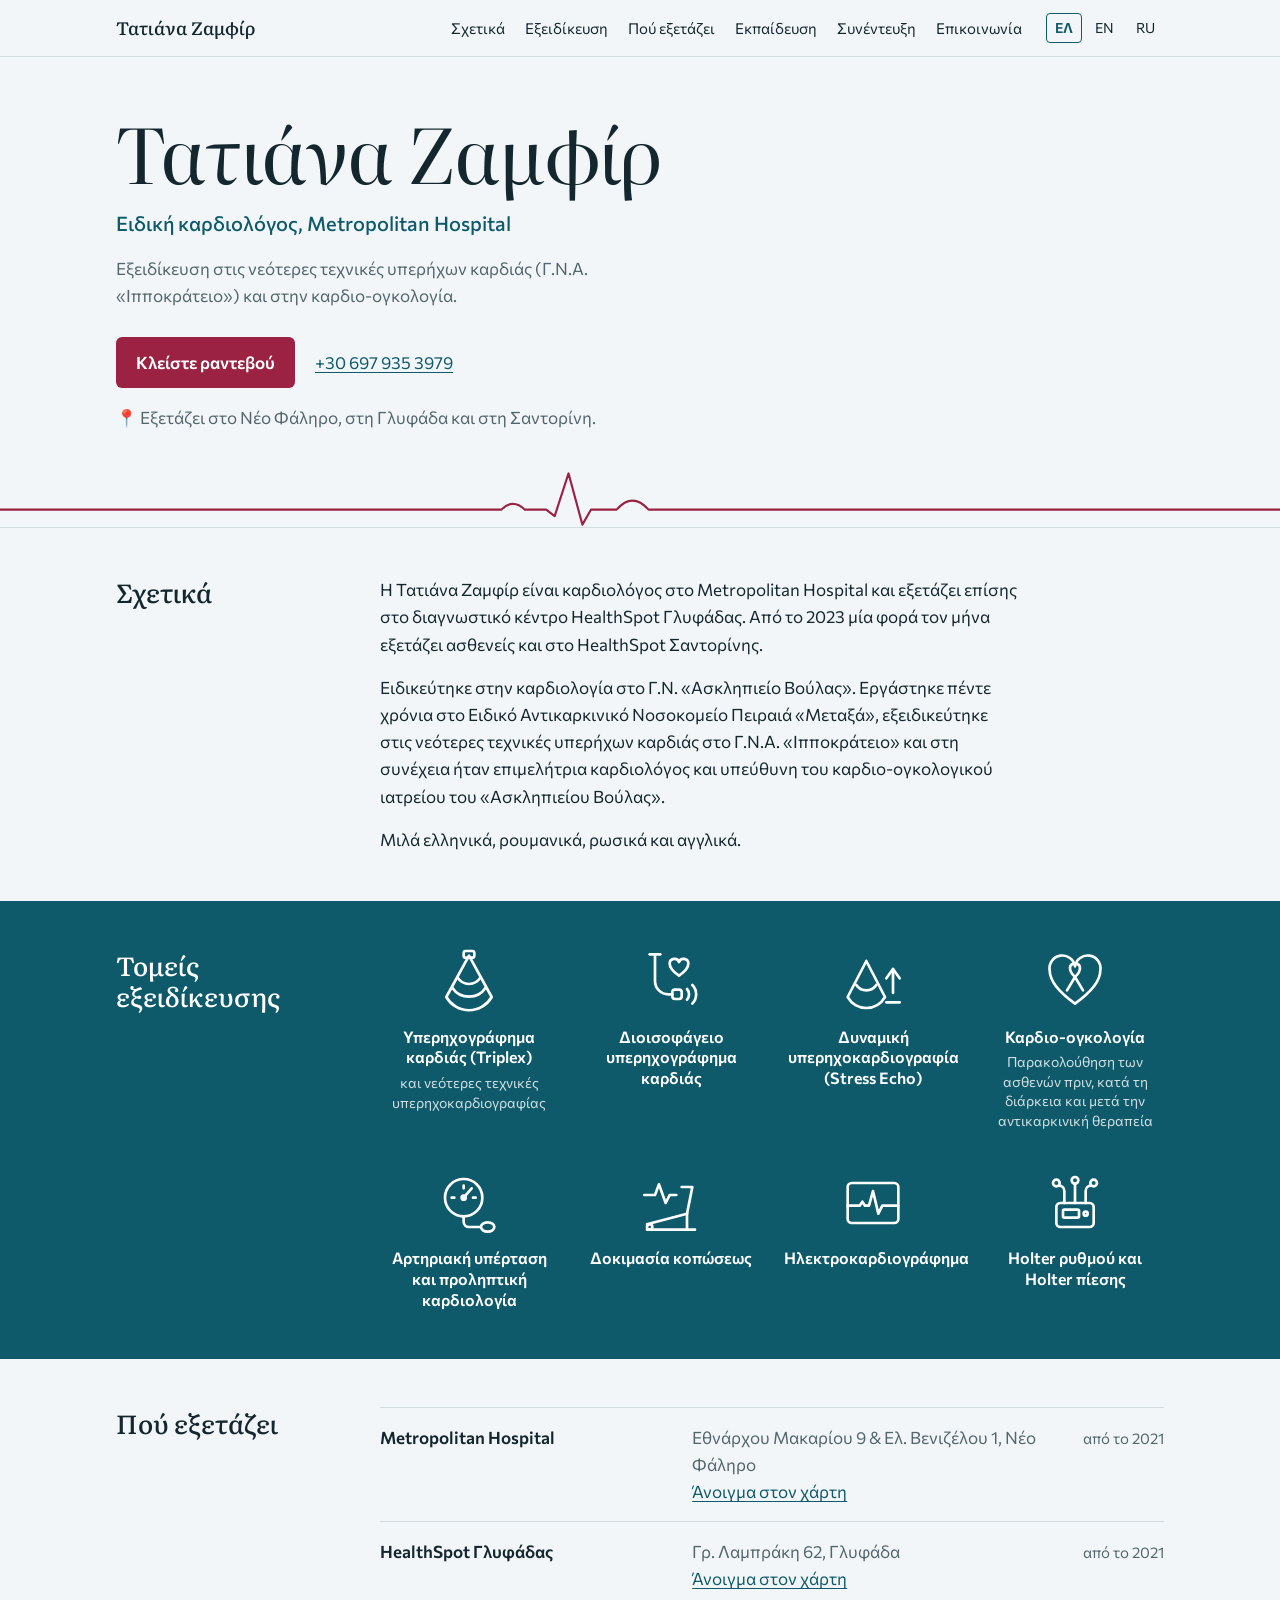
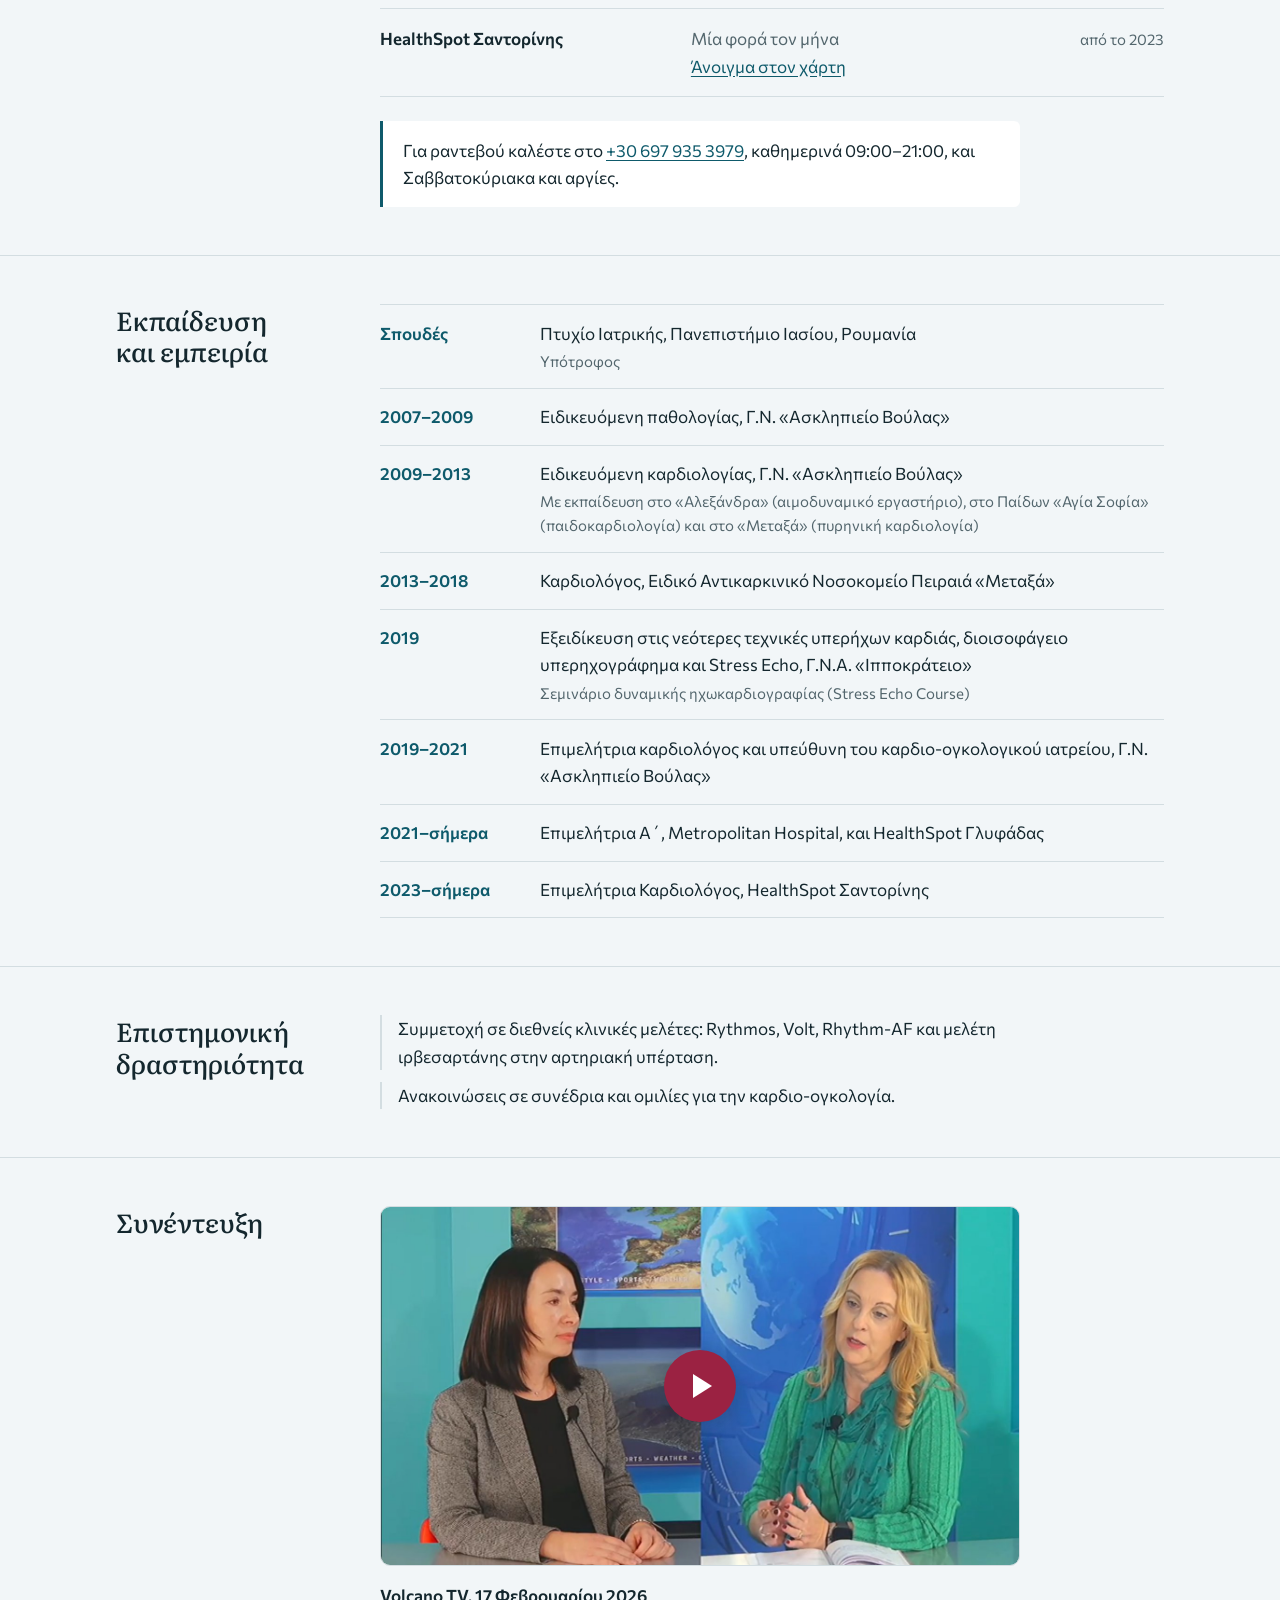
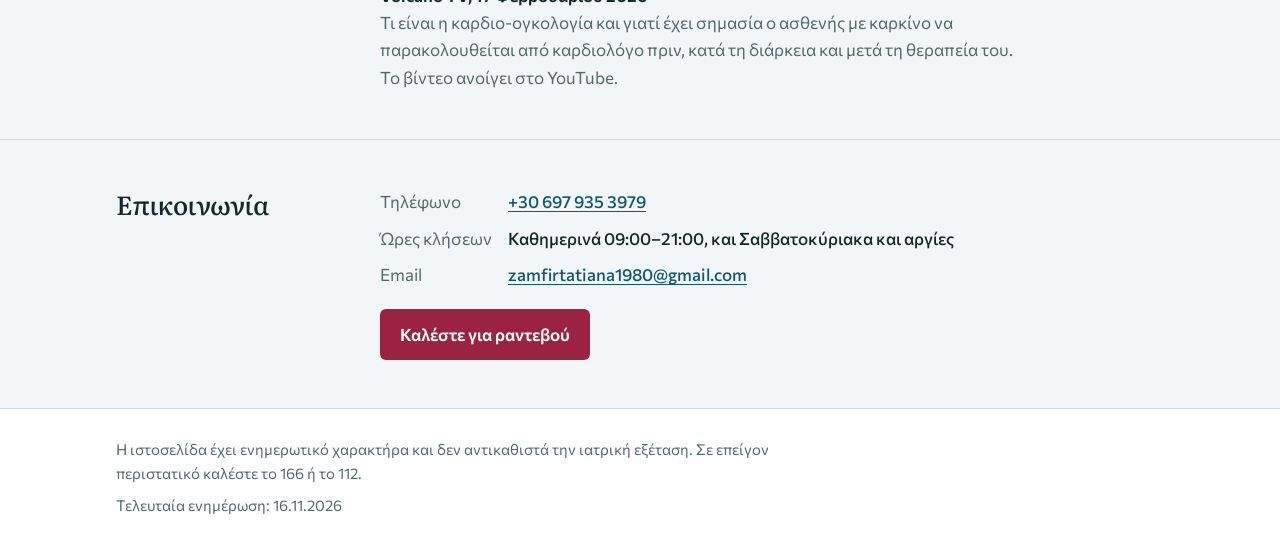
<file: index.html>
<!DOCTYPE html>
<html lang="el">
<head>
<meta charset="utf-8">
<meta name="viewport" content="width=device-width, initial-scale=1">
<title>Τατιάνα Ζαμφίρ, Καρδιολόγος</title>
<meta name="description" content="Τατιάνα Ζαμφίρ, καρδιολόγος στην Αθήνα. Επιμελήτρια Α΄ στο Metropolitan Hospital. Υπερηχοκαρδιογραφία, Stress Echo και καρδιο-ογκολογία.">
<link rel="preconnect" href="https://fonts.googleapis.com">
<link rel="preconnect" href="https://fonts.gstatic.com" crossorigin>
<link href="https://fonts.googleapis.com/css2?family=Commissioner:wght@400;500;600&family=Literata:opsz,wght@7..72,400;7..72,500&display=swap" rel="stylesheet">
<link rel="stylesheet" href="css/site.css">
<link rel="alternate" hreflang="el" href="index.html">
<link rel="alternate" hreflang="ru" href="ru/index.html">
<link rel="alternate" hreflang="en" href="en/index.html">
</head>
<body>

<header class="top">
  <div class="wrap">
    <a class="brand" href="#top">Τατιάνα Ζαμφίρ</a>
    <nav class="menu" aria-label="Ενότητες">
      <a href="#about">Σχετικά</a>
      <a href="#expertise">Εξειδίκευση</a>
      <a href="#places">Πού εξετάζει</a>
      <a href="#training">Εκπαίδευση</a>
      <a href="#media">Συνέντευξη</a>
      <a href="#contact">Επικοινωνία</a>
    </nav>
    <div class="langs" aria-label="Γλώσσα">
      <span aria-current="true">ΕΛ</span>
      <a href="en/index.html" lang="en" hreflang="en" title="English">EN</a>
      <a href="ru/index.html" lang="ru" hreflang="ru" title="Русский">RU</a>
    </div>
  </div>
</header>

<main id="top">

  <section class="opening">
    <div class="wrap no-photo">
      <div>
        <h1>Τατιάνα Ζαμφίρ</h1>
        <p class="role">Ειδική καρδιολόγος, Metropolitan Hospital</p>
        <ul class="facts">
          <li>Εξειδίκευση στις νεότερες τεχνικές υπερήχων καρδιάς (Γ.Ν.Α. «Ιπποκράτειο») και στην καρδιο-ογκολογία.</li>
        </ul>
        <div class="actions">
          <a class="btn" href="#contact">Κλείστε ραντεβού</a>
          <a href="tel:+306979353979">+30 697 935 3979</a>
        </div>
        <p class="where">📍 Εξετάζει στο Νέο Φάληρο, στη Γλυφάδα και στη Σαντορίνη.</p>
      </div>
    </div>
    <svg class="trace" viewBox="0 0 1200 56" preserveAspectRatio="xMidYMid slice" aria-hidden="true">
      <path pathLength="1" d="M0 38 H470 q11 -11 22 0 h20 l8 6 l13 -40 l13 48 l8 -14 h24 q15 -17 30 0 H1200"/>
    </svg>
  </section>

  <section class="band" id="about">
    <div class="wrap">
      <h2>Σχετικά</h2>
      <div class="prose">
        <p>Η Τατιάνα Ζαμφίρ είναι καρδιολόγος στο Metropolitan Hospital και εξετάζει επίσης στο διαγνωστικό κέντρο HealthSpot Γλυφάδας. Από το 2023 μία φορά τον μήνα εξετάζει ασθενείς και στο HealthSpot Σαντορίνης.</p>
        <p>Ειδικεύτηκε στην καρδιολογία στο Γ.Ν. «Ασκληπιείο Βούλας». Εργάστηκε πέντε χρόνια στο Ειδικό Αντικαρκινικό Νοσοκομείο Πειραιά «Μεταξά», εξειδικεύτηκε στις νεότερες τεχνικές υπερήχων καρδιάς στο Γ.Ν.Α. «Ιπποκράτειο» και στη συνέχεια ήταν επιμελήτρια καρδιολόγος και υπεύθυνη του καρδιο-ογκολογικού ιατρείου του «Ασκληπιείου Βούλας».</p>
        <p>Μιλά ελληνικά, ρουμανικά, ρωσικά και αγγλικά.</p>
      </div>
    </div>
  </section>

  <section class="band services" id="expertise">
    <div class="wrap">
      <h2>Τομείς εξειδίκευσης</h2>
      <ul class="icons">
        <li><svg class="ico" viewBox="0 0 48 48" aria-hidden="true"><path d="M24 5 L7 36 A19.5 19.5 0 0 0 41 36 Z"/><path d="M15.5 21.5 A10 10 0 0 0 32.5 21.5"/><path d="M11.5 29 A15 15 0 0 0 36.5 29"/><rect x="20" y="1.5" width="8" height="5" rx="1.5"/></svg><strong>Υπερηχογράφημα καρδιάς (Triplex)</strong><small>και νεότερες τεχνικές υπερηχοκαρδιογραφίας</small></li>
        <li><svg class="ico" viewBox="0 0 48 48" aria-hidden="true"><path d="M12 4 v20 a10 10 0 0 0 10 10 h3"/><rect x="25" y="30.5" width="7" height="7" rx="2"/><path d="M36 30 a6 6 0 0 1 0 8"/><path d="M40 27 a10 10 0 0 1 0 14"/><path d="M8 4 h8"/><path d="M30 20 c-5 -3.5 -7 -6.5 -7 -9 a3.6 3.6 0 0 1 7 -1.2 a3.6 3.6 0 0 1 7 1.2 c0 2.5 -2 5.5 -7 9 z"/></svg><strong>Διοισοφάγειο υπερηχογράφημα καρδιάς</strong></li>
        <li><svg class="ico" viewBox="0 0 48 48" aria-hidden="true"><path d="M19 9 L5 36 A16 16 0 0 0 33 36 Z"/><path d="M11.5 27 A9 9 0 0 0 26.5 27"/><path d="M34 22 l5 -7 l5 7"/><path d="M39 15 v18"/><path d="M34 40 h10"/></svg><strong>Δυναμική υπερηχοκαρδιογραφία (Stress Echo)</strong></li>
        <li><svg class="ico" viewBox="0 0 48 48" aria-hidden="true"><path d="M24 41 C10 31 5 23 5 16 a9.5 9.5 0 0 1 19 -3 a9.5 9.5 0 0 1 19 3 c0 7 -5 15 -19 25 z"/><path d="M24 21 c-5 -4.5 -5 -10 0 -10 c5 0 5 5.5 0 10 l6 10"/><path d="M24 21 l-6 10"/></svg><strong>Καρδιο-ογκολογία</strong><small>Παρακολούθηση των ασθενών πριν, κατά τη διάρκεια και μετά την αντικαρκινική θεραπεία</small></li>
        <li><svg class="ico" viewBox="0 0 48 48" aria-hidden="true"><circle cx="20" cy="20" r="14"/><path d="M20 20 l6 -7"/><path d="M11 20 h2 M27 20 h2 M20 11 v2"/><circle cx="20" cy="20" r="1.5"/><path d="M20 34 v4 a4 4 0 0 0 4 4 h8"/><ellipse cx="38" cy="42" rx="5" ry="3.5"/></svg><strong>Αρτηριακή υπέρταση και προληπτική καρδιολογία</strong></li>
        <li><svg class="ico" viewBox="0 0 48 48" aria-hidden="true"><path d="M6 40 L36 32"/><path d="M6 44 h36"/><path d="M36 32 v12"/><path d="M36 32 l4 -20 h-8"/><circle cx="8" cy="42" r="2"/><path d="M4 18 h8 l3 -8 l5 14 l3 -6 h5"/></svg><strong>Δοκιμασία κοπώσεως</strong></li>
        <li><svg class="ico" viewBox="0 0 48 48" aria-hidden="true"><rect x="5" y="9" width="38" height="30" rx="3"/><path d="M5 26 h9 l2 -3 l2 3 h3 l3 -11 l4 17 l3 -6 h12"/></svg><strong>Ηλεκτροκαρδιογράφημα</strong></li>
        <li><svg class="ico" viewBox="0 0 48 48" aria-hidden="true"><rect x="10" y="24" width="28" height="18" rx="3"/><rect x="15" y="29" width="12" height="6" rx="1"/><circle cx="32" cy="32" r="1.5"/><path d="M16 24 v-9 a4 4 0 0 0 -4 -4"/><path d="M24 24 v-14"/><path d="M32 24 v-9 a4 4 0 0 1 4 -4"/><circle cx="10" cy="9" r="2.5"/><circle cx="24" cy="7" r="2.5"/><circle cx="38" cy="9" r="2.5"/></svg><strong>Holter ρυθμού και Holter πίεσης</strong></li>
      </ul>
    </div>
  </section>

  <section class="band" id="places">
    <div class="wrap">
      <h2>Πού εξετάζει</h2>
      <div>
        <ul class="places">
          <li>
            <h3>Metropolitan Hospital</h3>
            <p class="addr">Εθνάρχου Μακαρίου 9 &amp; Ελ. Βενιζέλου 1, Νέο Φάληρο<br>
              <a href="https://www.google.com/maps/search/?api=1&amp;query=Metropolitan+Hospital+%CE%9D%CE%AD%CE%BF+%CE%A6%CE%AC%CE%BB%CE%B7%CF%81%CE%BF" target="_blank" rel="noopener">Άνοιγμα στον χάρτη</a></p>
            <p class="since">από το 2021</p>
          </li>
          <li>
            <h3>HealthSpot Γλυφάδας</h3>
            <p class="addr">Γρ. Λαμπράκη 62, Γλυφάδα<br>
              <a href="https://www.google.com/maps/search/?api=1&amp;query=HealthSpot+%CE%93%CE%BB%CF%85%CF%86%CE%AC%CE%B4%CE%B1%CF%82" target="_blank" rel="noopener">Άνοιγμα στον χάρτη</a></p>
            <p class="since">από το 2021</p>
          </li>
          <li>
            <h3>HealthSpot Σαντορίνης</h3>
            <p class="addr">Μία φορά τον μήνα<br>
              <a href="https://www.google.com/maps/search/?api=1&amp;query=HealthSpot+%CE%A3%CE%B1%CE%BD%CF%84%CE%BF%CF%81%CE%AF%CE%BD%CE%B7" target="_blank" rel="noopener">Άνοιγμα στον χάρτη</a></p>
            <p class="since">από το 2023</p>
          </li>
        </ul>
        <p class="note">Για ραντεβού καλέστε στο <a href="tel:+306979353979">+30 697 935 3979</a>, καθημερινά 09:00–21:00, και Σαββατοκύριακα και αργίες.</p>
      </div>
    </div>
  </section>

  <section class="band" id="training">
    <div class="wrap">
      <h2>Εκπαίδευση και εμπειρία</h2>
      <ol class="timeline">
        <li><span class="when">Σπουδές</span><div>Πτυχίο Ιατρικής, Πανεπιστήμιο Ιασίου, Ρουμανία<small>Υπότροφος</small></div></li>
        <li><span class="when">2007–2009</span><div>Ειδικευόμενη παθολογίας, Γ.Ν. «Ασκληπιείο Βούλας»</div></li>
        <li><span class="when">2009–2013</span><div>Ειδικευόμενη καρδιολογίας, Γ.Ν. «Ασκληπιείο Βούλας»<small>Με εκπαίδευση στο «Αλεξάνδρα» (αιμοδυναμικό εργαστήριο), στο Παίδων «Αγία Σοφία» (παιδοκαρδιολογία) και στο «Μεταξά» (πυρηνική καρδιολογία)</small></div></li>
        <li><span class="when">2013–2018</span><div>Καρδιολόγος, Ειδικό Αντικαρκινικό Νοσοκομείο Πειραιά «Μεταξά»</div></li>
        <li><span class="when">2019</span><div>Εξειδίκευση στις νεότερες τεχνικές υπερήχων καρδιάς, διοισοφάγειο υπερηχογράφημα και Stress Echo, Γ.Ν.Α. «Ιπποκράτειο»<small>Σεμινάριο δυναμικής ηχωκαρδιογραφίας (Stress Echo Course)</small></div></li>
        <li><span class="when">2019–2021</span><div>Επιμελήτρια καρδιολόγος και υπεύθυνη του καρδιο-ογκολογικού ιατρείου, Γ.Ν. «Ασκληπιείο Βούλας»</div></li>
        <li><span class="when">2021–σήμερα</span><div>Επιμελήτρια Α΄, Metropolitan Hospital, και HealthSpot Γλυφάδας</div></li>
        <li><span class="when">2023–σήμερα</span><div>Επιμελήτρια Καρδιολόγος, HealthSpot Σαντορίνης</div></li>
      </ol>
    </div>
  </section>

  <section class="band" id="science">
    <div class="wrap">
      <h2>Επιστημονική δραστηριότητα</h2>
      <ul class="plain">
        <li>Συμμετοχή σε διεθνείς κλινικές μελέτες: Rythmos, Volt, Rhythm-AF και μελέτη ιρβεσαρτάνης στην αρτηριακή υπέρταση.</li>
        <li>Ανακοινώσεις σε συνέδρια και ομιλίες για την καρδιο-ογκολογία.</li>
      </ul>
    </div>
  </section>

  <section class="band" id="media">
    <div class="wrap">
      <h2>Συνέντευξη</h2>
      <div>
        <a class="video" href="https://youtu.be/J9NEGuv4ky4?t=380" target="_blank" rel="noopener" aria-label="Δείτε τη συνέντευξη στο YouTube">
          <img src="images/interview.jpg" alt="Στιγμιότυπο από τη συνέντευξη της Τατιάνας Ζαμφίρ στο Volcano TV" width="1366" height="768">
          <span class="play" aria-hidden="true"></span>
        </a>
        <p class="caption">
          <strong>Volcano TV, 17 Φεβρουαρίου 2026</strong>
          <span>Τι είναι η καρδιο-ογκολογία και γιατί έχει σημασία ο ασθενής με καρκίνο να παρακολουθείται από καρδιολόγο πριν, κατά τη διάρκεια και μετά τη θεραπεία του. Το βίντεο ανοίγει στο YouTube.</span>
        </p>
      </div>
    </div>
  </section>

  <section class="band" id="contact">
    <div class="wrap">
      <h2>Επικοινωνία</h2>
      <div class="contact">
        <dl>
          <dt>Τηλέφωνο</dt>
          <dd><a href="tel:+306979353979">+30 697 935 3979</a></dd>
          <dt>Ώρες κλήσεων</dt>
          <dd>Καθημερινά 09:00–21:00, και Σαββατοκύριακα και αργίες</dd>
          <dt>Email</dt>
          <dd><a href="mailto:zamfirtatiana1980@gmail.com">zamfirtatiana1980@gmail.com</a></dd>
        </dl>
        <div><a class="btn" href="tel:+306979353979">Καλέστε για ραντεβού</a></div>
      </div>
    </div>
  </section>

</main>

<footer>
  <div class="wrap">
    <p>Η ιστοσελίδα έχει ενημερωτικό χαρακτήρα και δεν αντικαθιστά την ιατρική εξέταση. Σε επείγον περιστατικό καλέστε το 166 ή το 112.</p>
    <p>Τελευταία ενημέρωση: 16.11.2026</p>
  </div>
</footer>

</body>
</html>
</file>
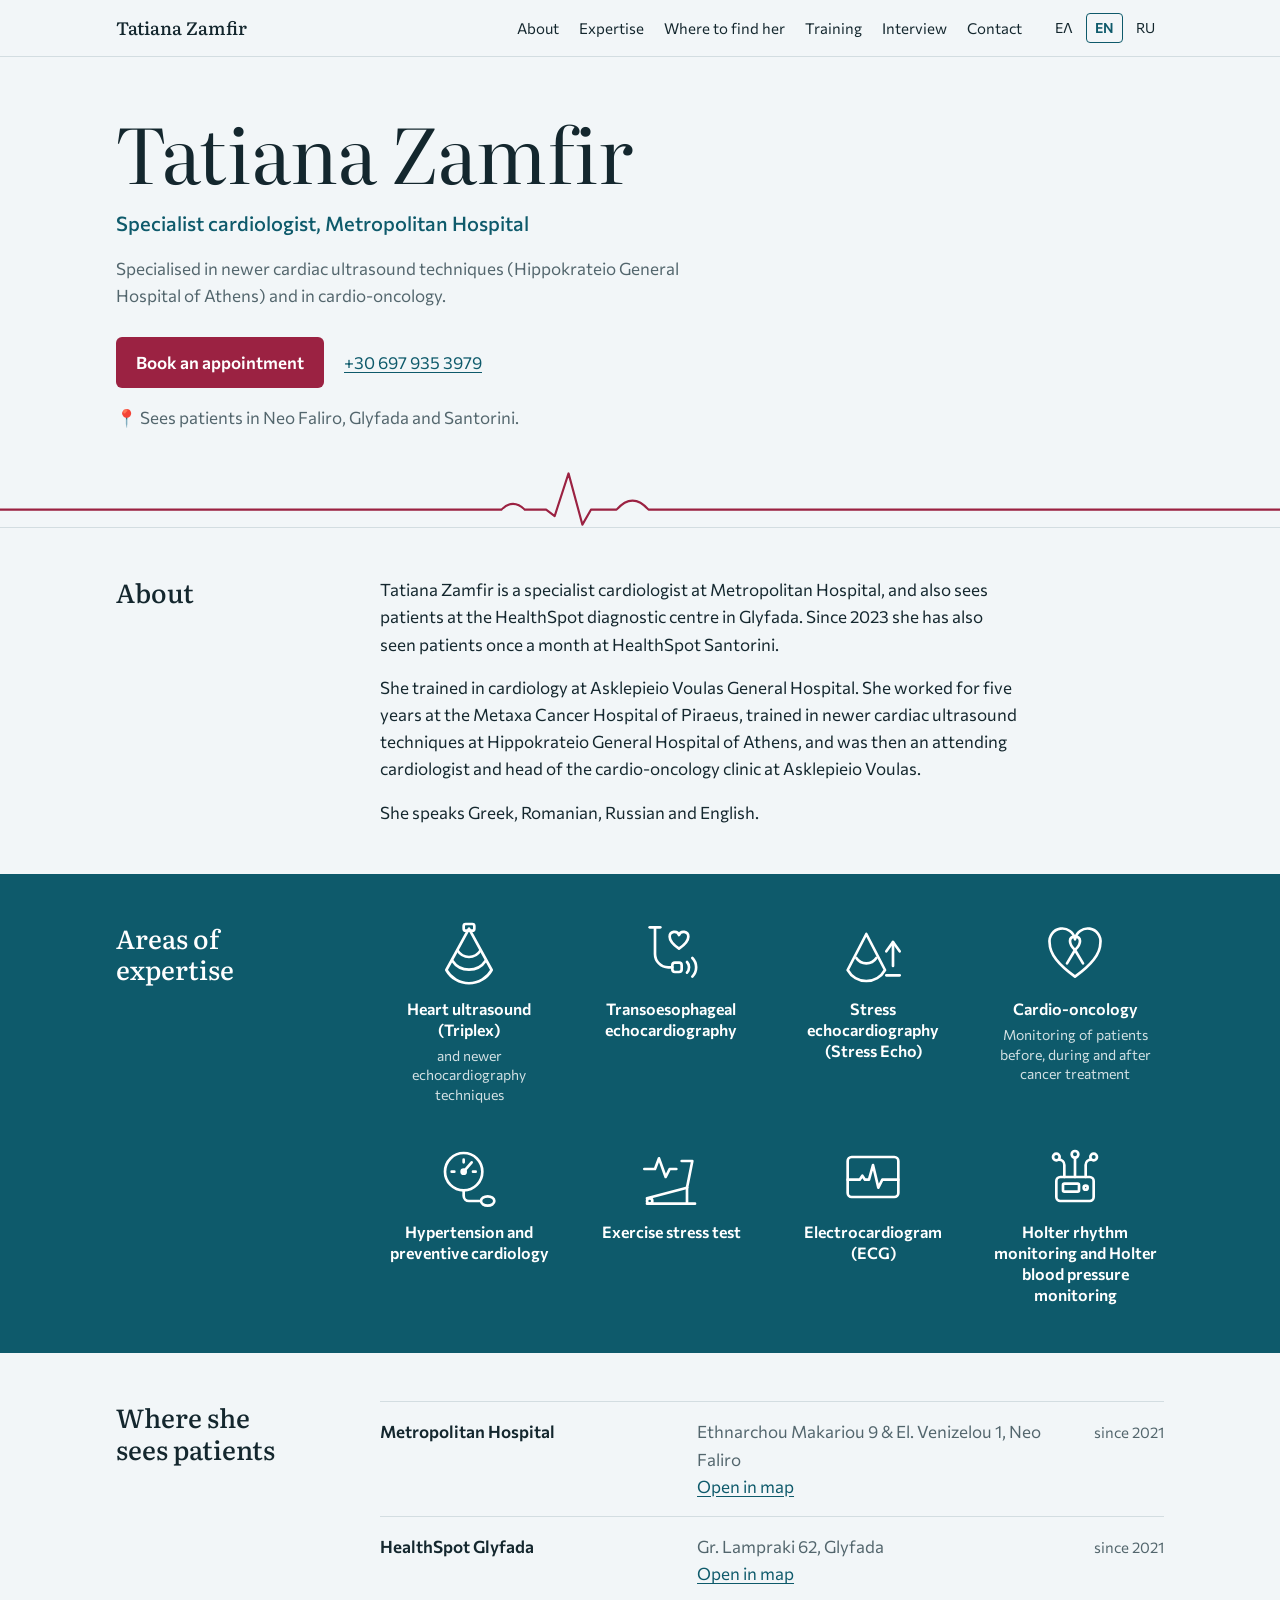
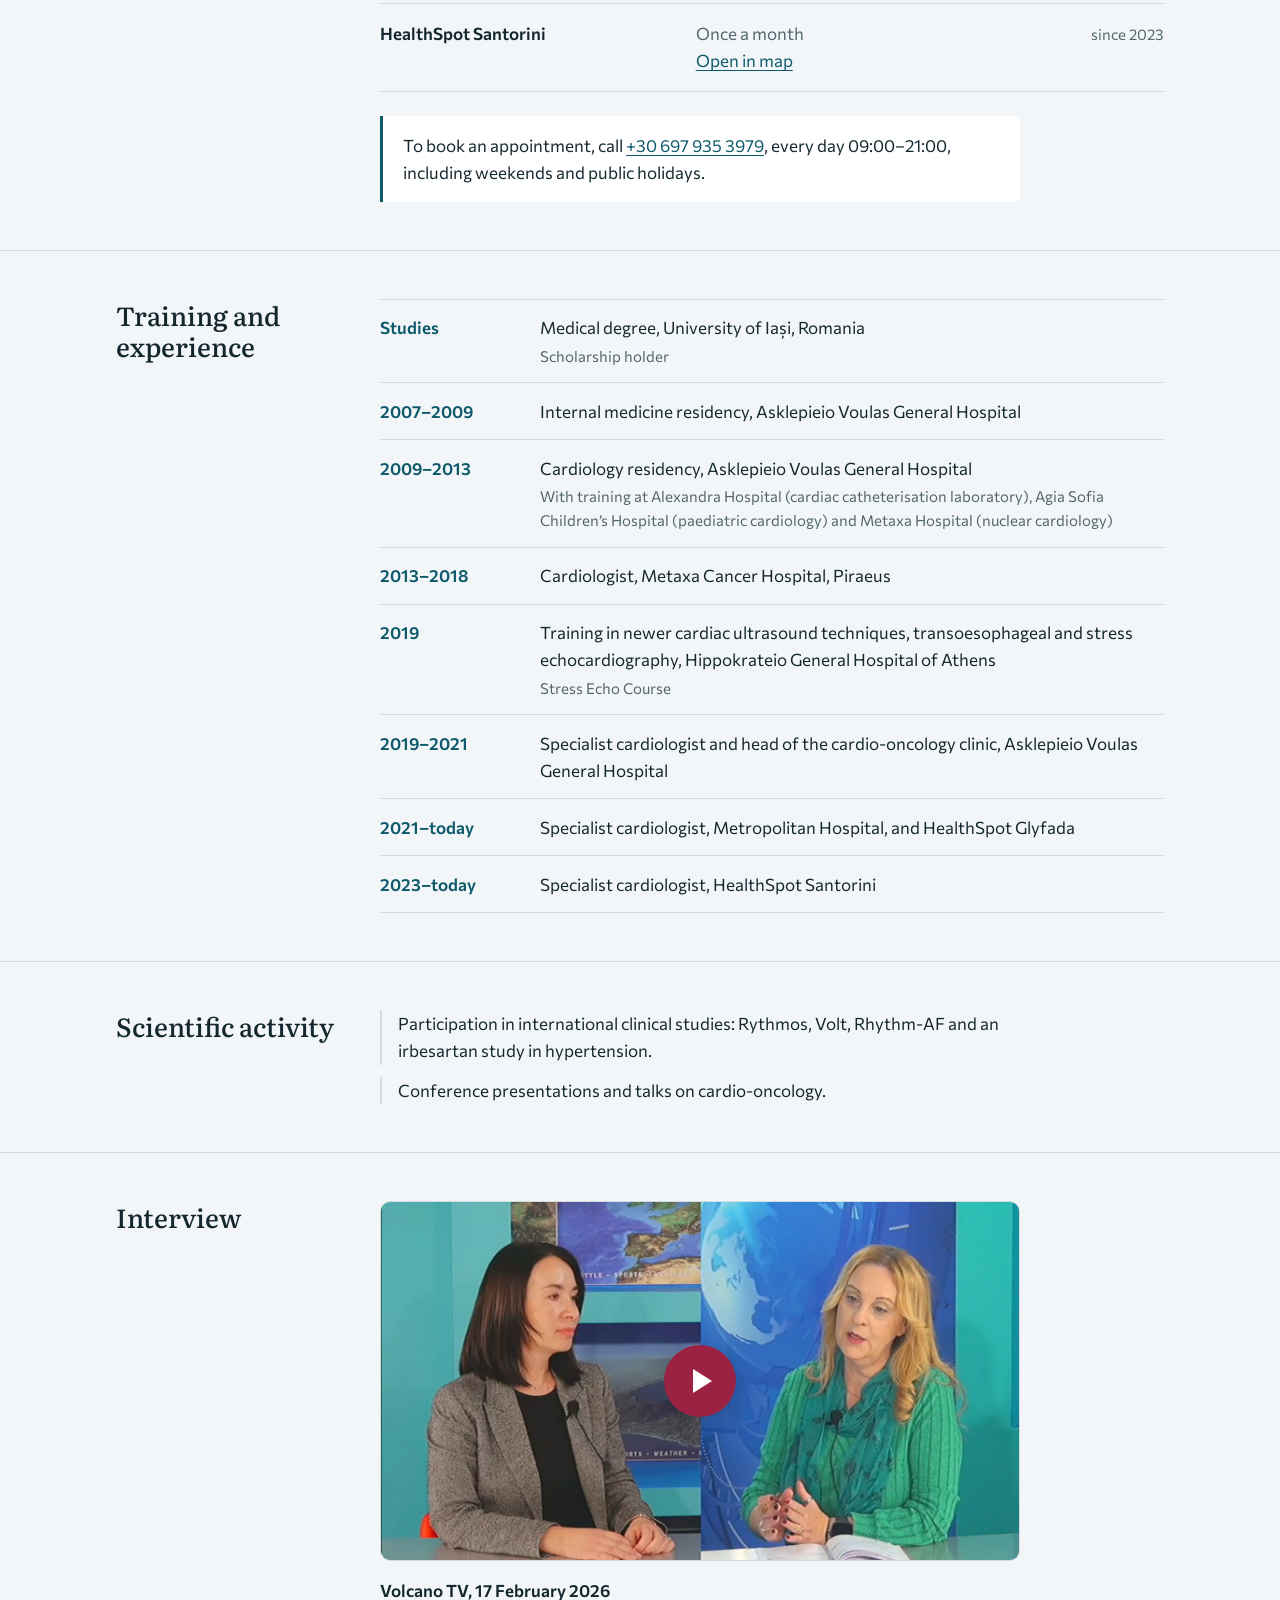
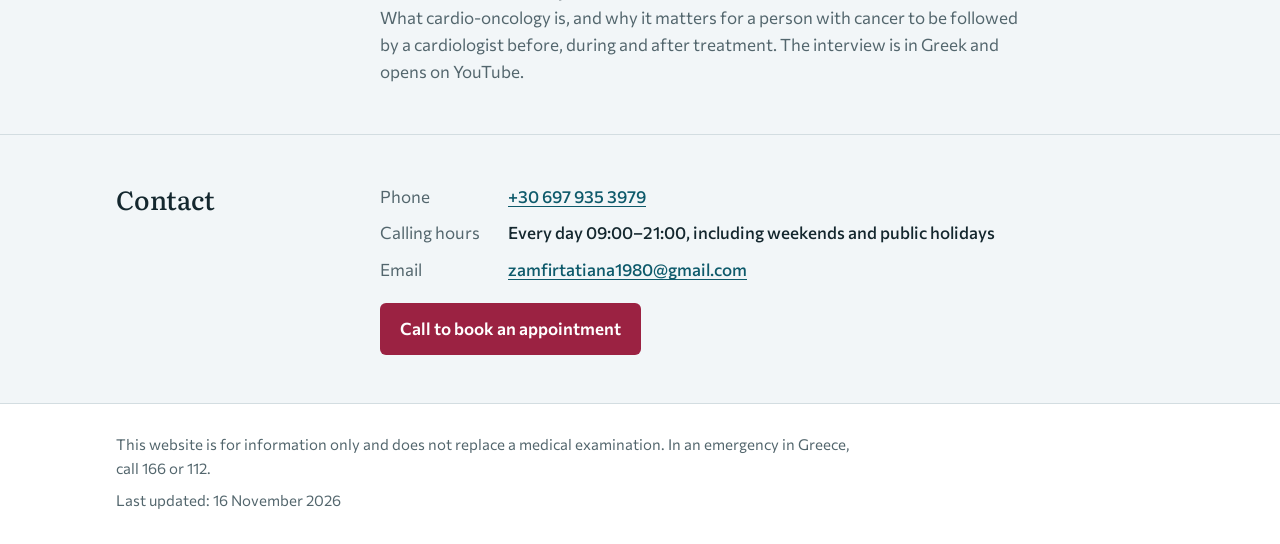
<file: en/index.html>
<!DOCTYPE html>
<html lang="en">
<head>
<meta charset="utf-8">
<meta name="viewport" content="width=device-width, initial-scale=1">
<title>Tatiana Zamfir, Cardiologist</title>
<meta name="description" content="Tatiana Zamfir, cardiologist in Athens, Metropolitan Hospital. Echocardiography, stress echo and cardio-oncology.">
<link rel="preconnect" href="https://fonts.googleapis.com">
<link rel="preconnect" href="https://fonts.gstatic.com" crossorigin>
<link href="https://fonts.googleapis.com/css2?family=Commissioner:wght@400;500;600&family=Literata:opsz,wght@7..72,400;7..72,500&display=swap" rel="stylesheet">
<link rel="stylesheet" href="../css/site.css">
<link rel="alternate" hreflang="el" href="../index.html">
<link rel="alternate" hreflang="ru" href="../ru/index.html">
<link rel="alternate" hreflang="en" href="index.html">
</head>
<body>

<header class="top">
  <div class="wrap">
    <a class="brand" href="#top">Tatiana Zamfir</a>
    <nav class="menu" aria-label="Sections">
      <a href="#about">About</a>
      <a href="#expertise">Expertise</a>
      <a href="#places">Where to find her</a>
      <a href="#training">Training</a>
      <a href="#media">Interview</a>
      <a href="#contact">Contact</a>
    </nav>
    <div class="langs" aria-label="Language">
      <a href="../index.html" lang="el" hreflang="el" title="Ελληνικά">ΕΛ</a>
      <span aria-current="true">EN</span>
      <a href="../ru/index.html" lang="ru" hreflang="ru" title="Русский">RU</a>
    </div>
  </div>
</header>

<main id="top">

  <section class="opening">
    <div class="wrap no-photo">
      <div>
        <h1>Tatiana Zamfir</h1>
        <p class="role">Specialist cardiologist, Metropolitan Hospital</p>
        <ul class="facts">
          <li>Specialised in newer cardiac ultrasound techniques (Hippokrateio General Hospital of Athens) and in cardio-oncology.</li>
        </ul>
        <div class="actions">
          <a class="btn" href="#contact">Book an appointment</a>
          <a href="tel:+306979353979">+30 697 935 3979</a>
        </div>
        <p class="where">📍 Sees patients in Neo Faliro, Glyfada and Santorini.</p>
      </div>
    </div>
    <svg class="trace" viewBox="0 0 1200 56" preserveAspectRatio="xMidYMid slice" aria-hidden="true">
      <path pathLength="1" d="M0 38 H470 q11 -11 22 0 h20 l8 6 l13 -40 l13 48 l8 -14 h24 q15 -17 30 0 H1200"/>
    </svg>
  </section>

  <section class="band" id="about">
    <div class="wrap">
      <h2>About</h2>
      <div class="prose">
        <p>Tatiana Zamfir is a specialist cardiologist at Metropolitan Hospital, and also sees patients at the HealthSpot diagnostic centre in Glyfada. Since 2023 she has also seen patients once a month at HealthSpot Santorini.</p>
        <p>She trained in cardiology at Asklepieio Voulas General Hospital. She worked for five years at the Metaxa Cancer Hospital of Piraeus, trained in newer cardiac ultrasound techniques at Hippokrateio General Hospital of Athens, and was then an attending cardiologist and head of the cardio-oncology clinic at Asklepieio Voulas.</p>
        <p>She speaks Greek, Romanian, Russian and English.</p>
      </div>
    </div>
  </section>

  <section class="band services" id="expertise">
    <div class="wrap">
      <h2>Areas of expertise</h2>
      <ul class="icons">
        <li><svg class="ico" viewBox="0 0 48 48" aria-hidden="true"><path d="M24 5 L7 36 A19.5 19.5 0 0 0 41 36 Z"/><path d="M15.5 21.5 A10 10 0 0 0 32.5 21.5"/><path d="M11.5 29 A15 15 0 0 0 36.5 29"/><rect x="20" y="1.5" width="8" height="5" rx="1.5"/></svg><strong>Heart ultrasound (Triplex)</strong><small>and newer echocardiography techniques</small></li>
        <li><svg class="ico" viewBox="0 0 48 48" aria-hidden="true"><path d="M12 4 v20 a10 10 0 0 0 10 10 h3"/><rect x="25" y="30.5" width="7" height="7" rx="2"/><path d="M36 30 a6 6 0 0 1 0 8"/><path d="M40 27 a10 10 0 0 1 0 14"/><path d="M8 4 h8"/><path d="M30 20 c-5 -3.5 -7 -6.5 -7 -9 a3.6 3.6 0 0 1 7 -1.2 a3.6 3.6 0 0 1 7 1.2 c0 2.5 -2 5.5 -7 9 z"/></svg><strong>Transoesophageal echocardiography</strong></li>
        <li><svg class="ico" viewBox="0 0 48 48" aria-hidden="true"><path d="M19 9 L5 36 A16 16 0 0 0 33 36 Z"/><path d="M11.5 27 A9 9 0 0 0 26.5 27"/><path d="M34 22 l5 -7 l5 7"/><path d="M39 15 v18"/><path d="M34 40 h10"/></svg><strong>Stress echocardiography (Stress Echo)</strong></li>
        <li><svg class="ico" viewBox="0 0 48 48" aria-hidden="true"><path d="M24 41 C10 31 5 23 5 16 a9.5 9.5 0 0 1 19 -3 a9.5 9.5 0 0 1 19 3 c0 7 -5 15 -19 25 z"/><path d="M24 21 c-5 -4.5 -5 -10 0 -10 c5 0 5 5.5 0 10 l6 10"/><path d="M24 21 l-6 10"/></svg><strong>Cardio-oncology</strong><small>Monitoring of patients before, during and after cancer treatment</small></li>
        <li><svg class="ico" viewBox="0 0 48 48" aria-hidden="true"><circle cx="20" cy="20" r="14"/><path d="M20 20 l6 -7"/><path d="M11 20 h2 M27 20 h2 M20 11 v2"/><circle cx="20" cy="20" r="1.5"/><path d="M20 34 v4 a4 4 0 0 0 4 4 h8"/><ellipse cx="38" cy="42" rx="5" ry="3.5"/></svg><strong>Hypertension and preventive cardiology</strong></li>
        <li><svg class="ico" viewBox="0 0 48 48" aria-hidden="true"><path d="M6 40 L36 32"/><path d="M6 44 h36"/><path d="M36 32 v12"/><path d="M36 32 l4 -20 h-8"/><circle cx="8" cy="42" r="2"/><path d="M4 18 h8 l3 -8 l5 14 l3 -6 h5"/></svg><strong>Exercise stress test</strong></li>
        <li><svg class="ico" viewBox="0 0 48 48" aria-hidden="true"><rect x="5" y="9" width="38" height="30" rx="3"/><path d="M5 26 h9 l2 -3 l2 3 h3 l3 -11 l4 17 l3 -6 h12"/></svg><strong>Electrocardiogram (ECG)</strong></li>
        <li><svg class="ico" viewBox="0 0 48 48" aria-hidden="true"><rect x="10" y="24" width="28" height="18" rx="3"/><rect x="15" y="29" width="12" height="6" rx="1"/><circle cx="32" cy="32" r="1.5"/><path d="M16 24 v-9 a4 4 0 0 0 -4 -4"/><path d="M24 24 v-14"/><path d="M32 24 v-9 a4 4 0 0 1 4 -4"/><circle cx="10" cy="9" r="2.5"/><circle cx="24" cy="7" r="2.5"/><circle cx="38" cy="9" r="2.5"/></svg><strong>Holter rhythm monitoring and Holter blood pressure monitoring</strong></li>
      </ul>
    </div>
  </section>

  <section class="band" id="places">
    <div class="wrap">
      <h2>Where she sees patients</h2>
      <div>
        <ul class="places">
          <li>
            <h3>Metropolitan Hospital</h3>
            <p class="addr">Ethnarchou Makariou 9 &amp; El. Venizelou 1, Neo Faliro<br>
              <a href="https://www.google.com/maps/search/?api=1&amp;query=Metropolitan+Hospital+%CE%9D%CE%AD%CE%BF+%CE%A6%CE%AC%CE%BB%CE%B7%CF%81%CE%BF" target="_blank" rel="noopener">Open in map</a></p>
            <p class="since">since 2021</p>
          </li>
          <li>
            <h3>HealthSpot Glyfada</h3>
            <p class="addr">Gr. Lampraki 62, Glyfada<br>
              <a href="https://www.google.com/maps/search/?api=1&amp;query=HealthSpot+%CE%93%CE%BB%CF%85%CF%86%CE%AC%CE%B4%CE%B1%CF%82" target="_blank" rel="noopener">Open in map</a></p>
            <p class="since">since 2021</p>
          </li>
          <li>
            <h3>HealthSpot Santorini</h3>
            <p class="addr">Once a month<br>
              <a href="https://www.google.com/maps/search/?api=1&amp;query=HealthSpot+%CE%A3%CE%B1%CE%BD%CF%84%CE%BF%CF%81%CE%AF%CE%BD%CE%B7" target="_blank" rel="noopener">Open in map</a></p>
            <p class="since">since 2023</p>
          </li>
        </ul>
        <p class="note">To book an appointment, call <a href="tel:+306979353979">+30 697 935 3979</a>, every day 09:00–21:00, including weekends and public holidays.</p>
      </div>
    </div>
  </section>

  <section class="band" id="training">
    <div class="wrap">
      <h2>Training and experience</h2>
      <ol class="timeline">
        <li><span class="when">Studies</span><div>Medical degree, University of Iași, Romania<small>Scholarship holder</small></div></li>
        <li><span class="when">2007–2009</span><div>Internal medicine residency, Asklepieio Voulas General Hospital</div></li>
        <li><span class="when">2009–2013</span><div>Cardiology residency, Asklepieio Voulas General Hospital<small>With training at Alexandra Hospital (cardiac catheterisation laboratory), Agia Sofia Children’s Hospital (paediatric cardiology) and Metaxa Hospital (nuclear cardiology)</small></div></li>
        <li><span class="when">2013–2018</span><div>Cardiologist, Metaxa Cancer Hospital, Piraeus</div></li>
        <li><span class="when">2019</span><div>Training in newer cardiac ultrasound techniques, transoesophageal and stress echocardiography, Hippokrateio General Hospital of Athens<small>Stress Echo Course</small></div></li>
        <li><span class="when">2019–2021</span><div>Specialist cardiologist and head of the cardio-oncology clinic, Asklepieio Voulas General Hospital</div></li>
        <li><span class="when">2021–today</span><div>Specialist cardiologist, Metropolitan Hospital, and HealthSpot Glyfada</div></li>
        <li><span class="when">2023–today</span><div>Specialist cardiologist, HealthSpot Santorini</div></li>
      </ol>
    </div>
  </section>

  <section class="band" id="science">
    <div class="wrap">
      <h2>Scientific activity</h2>
      <ul class="plain">
        <li>Participation in international clinical studies: Rythmos, Volt, Rhythm-AF and an irbesartan study in hypertension.</li>
        <li>Conference presentations and talks on cardio-oncology.</li>
      </ul>
    </div>
  </section>

  <section class="band" id="media">
    <div class="wrap">
      <h2>Interview</h2>
      <div>
        <a class="video" href="https://youtu.be/J9NEGuv4ky4?t=380" target="_blank" rel="noopener" aria-label="Watch the interview on YouTube">
          <img src="../images/interview.jpg" alt="Still from Tatiana Zamfir’s interview on Volcano TV" width="1366" height="768">
          <span class="play" aria-hidden="true"></span>
        </a>
        <p class="caption">
          <strong>Volcano TV, 17 February 2026</strong>
          <span>What cardio-oncology is, and why it matters for a person with cancer to be followed by a cardiologist before, during and after treatment. The interview is in Greek and opens on YouTube.</span>
        </p>
      </div>
    </div>
  </section>

  <section class="band" id="contact">
    <div class="wrap">
      <h2>Contact</h2>
      <div class="contact">
        <dl>
          <dt>Phone</dt>
          <dd><a href="tel:+306979353979">+30 697 935 3979</a></dd>
          <dt>Calling hours</dt>
          <dd>Every day 09:00–21:00, including weekends and public holidays</dd>
          <dt>Email</dt>
          <dd><a href="mailto:zamfirtatiana1980@gmail.com">zamfirtatiana1980@gmail.com</a></dd>
        </dl>
        <div><a class="btn" href="tel:+306979353979">Call to book an appointment</a></div>
      </div>
    </div>
  </section>

</main>

<footer>
  <div class="wrap">
    <p>This website is for information only and does not replace a medical examination. In an emergency in Greece, call 166 or 112.</p>
    <p>Last updated: 16 November 2026</p>
  </div>
</footer>

</body>
</html>
</file>
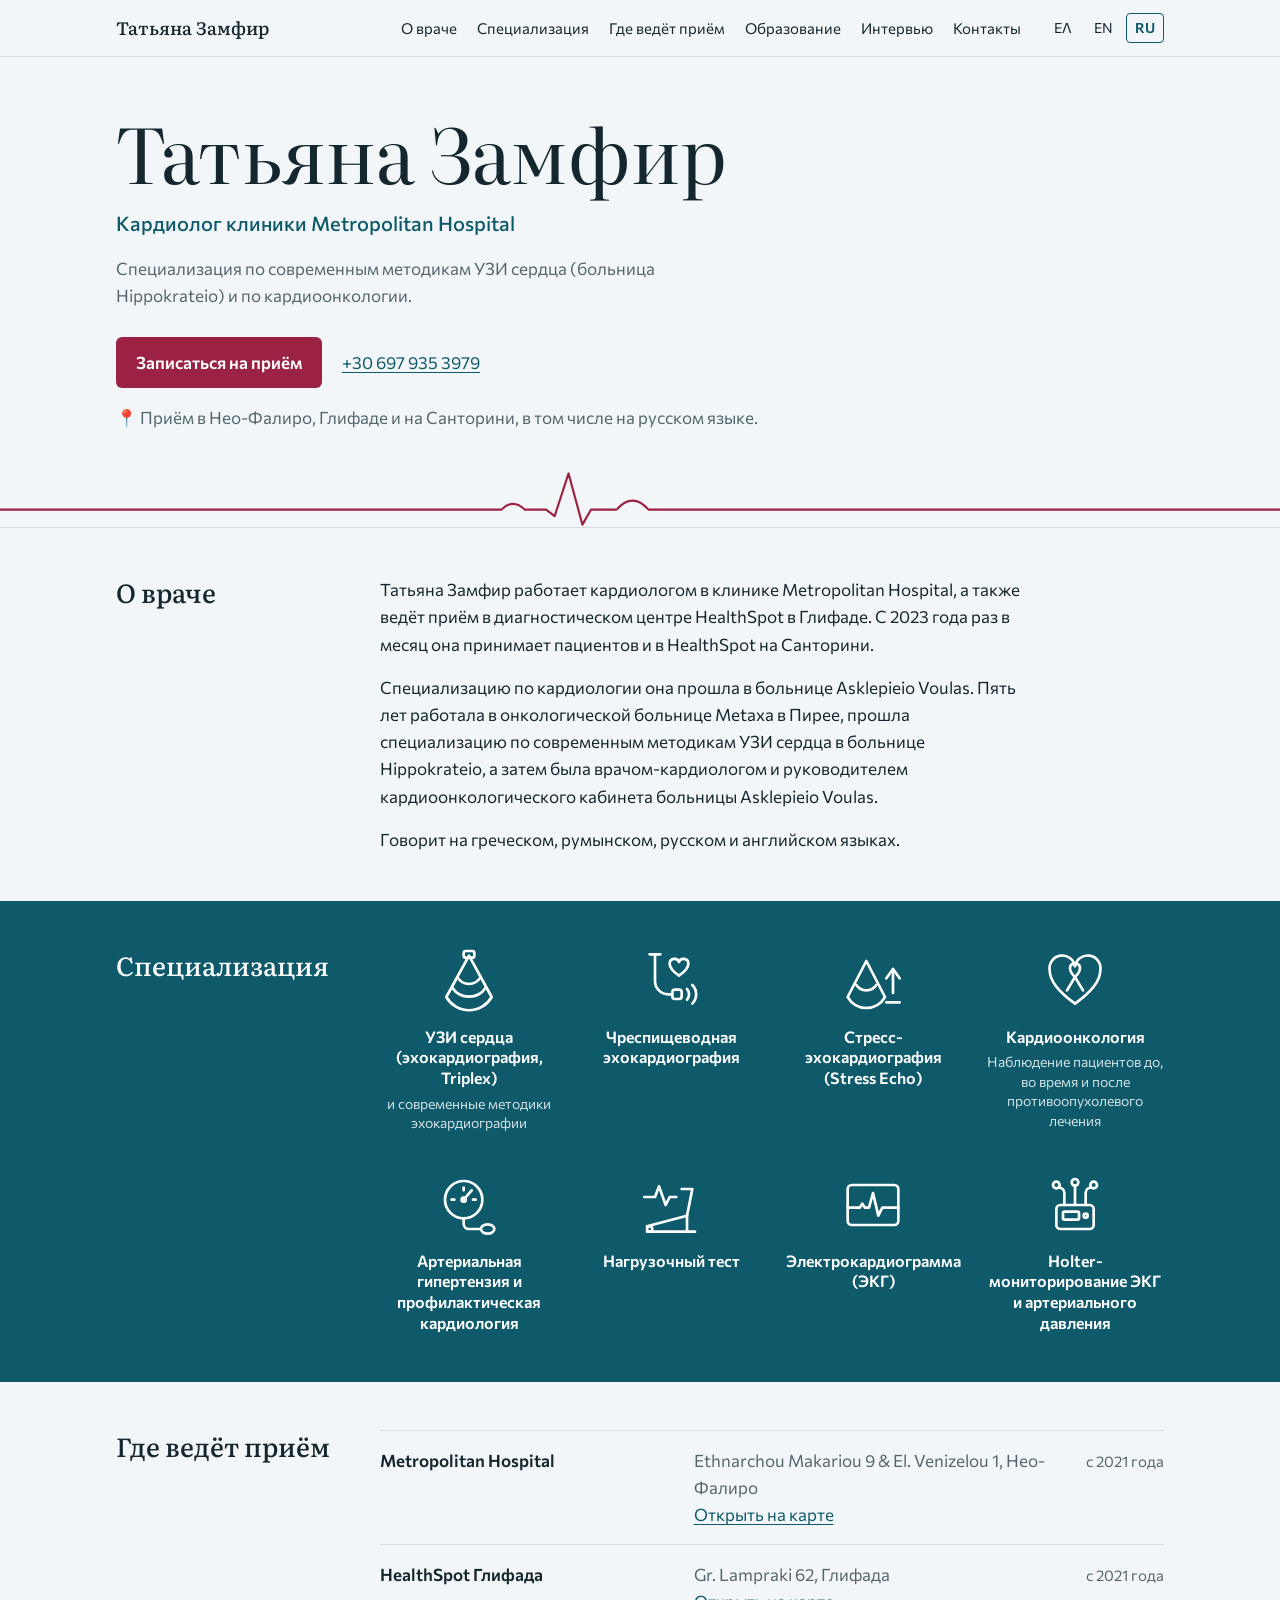
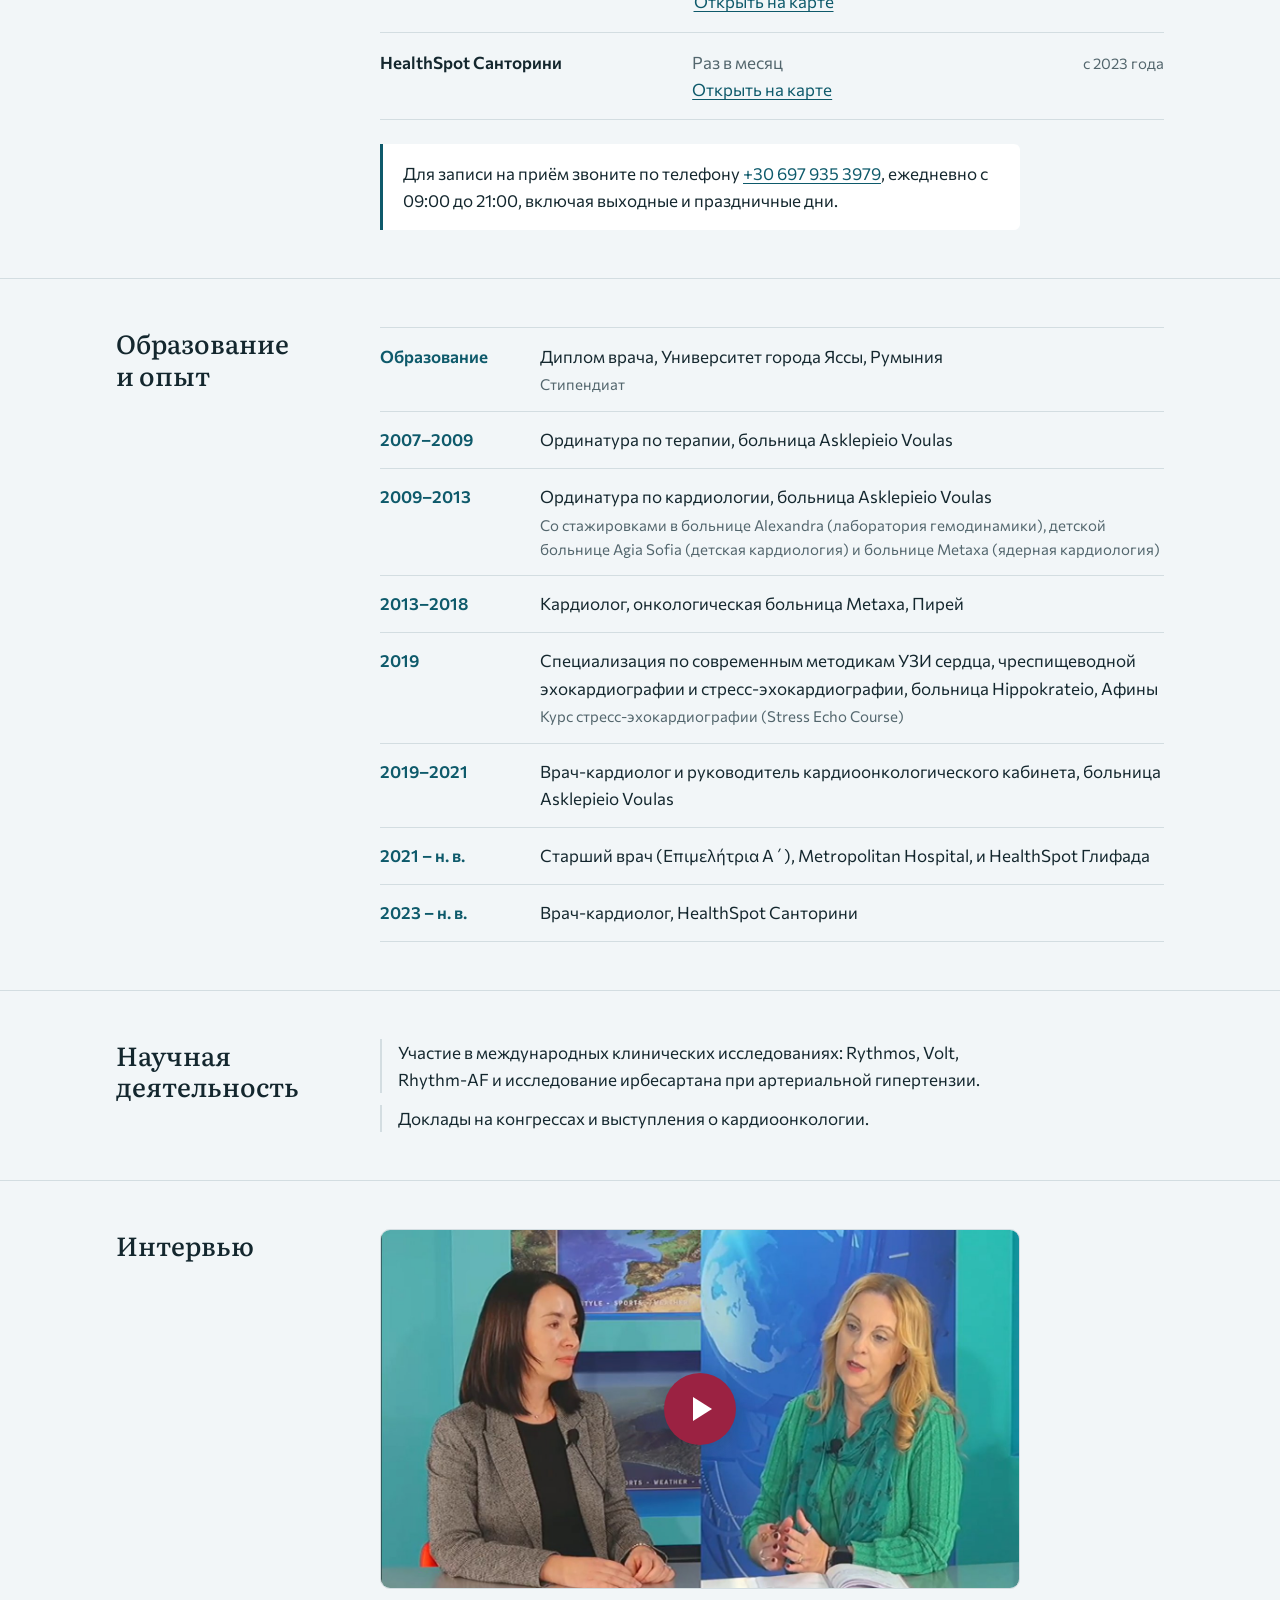
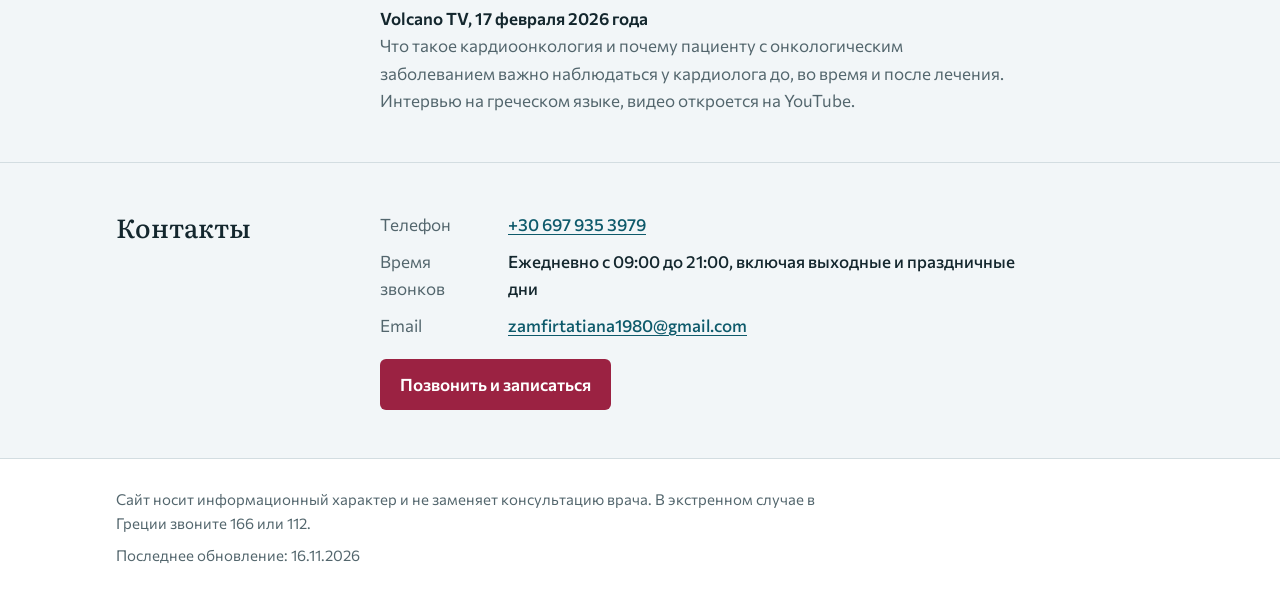
<file: ru/index.html>
<!DOCTYPE html>
<html lang="ru">
<head>
<meta charset="utf-8">
<meta name="viewport" content="width=device-width, initial-scale=1">
<title>Татьяна Замфир, кардиолог</title>
<meta name="description" content="Татьяна Замфир, кардиолог в Афинах. Врач клиники Metropolitan Hospital. Эхокардиография, стресс-эхокардиография и кардиоонкология. Приём на русском языке.">
<link rel="preconnect" href="https://fonts.googleapis.com">
<link rel="preconnect" href="https://fonts.gstatic.com" crossorigin>
<link href="https://fonts.googleapis.com/css2?family=Commissioner:wght@400;500;600&family=Literata:opsz,wght@7..72,400;7..72,500&display=swap" rel="stylesheet">
<link rel="stylesheet" href="../css/site.css">
<link rel="alternate" hreflang="el" href="../index.html">
<link rel="alternate" hreflang="ru" href="index.html">
<link rel="alternate" hreflang="en" href="../en/index.html">
</head>
<body>

<header class="top">
  <div class="wrap">
    <a class="brand" href="#top">Татьяна Замфир</a>
    <nav class="menu" aria-label="Разделы">
      <a href="#about">О враче</a>
      <a href="#expertise">Специализация</a>
      <a href="#places">Где ведёт приём</a>
      <a href="#training">Образование</a>
      <a href="#media">Интервью</a>
      <a href="#contact">Контакты</a>
    </nav>
    <div class="langs" aria-label="Язык">
      <a href="../index.html" lang="el" hreflang="el" title="Ελληνικά">ΕΛ</a>
      <a href="../en/index.html" lang="en" hreflang="en" title="English">EN</a>
      <span aria-current="true">RU</span>
    </div>
  </div>
</header>

<main id="top">

  <section class="opening">
    <div class="wrap no-photo">
      <div>
        <h1>Татьяна Замфир</h1>
        <p class="role">Кардиолог клиники Metropolitan Hospital</p>
        <ul class="facts">
          <li>Специализация по современным методикам УЗИ сердца (больница Hippokrateio) и по кардиоонкологии.</li>
        </ul>
        <div class="actions">
          <a class="btn" href="#contact">Записаться на приём</a>
          <a href="tel:+306979353979">+30 697 935 3979</a>
        </div>
        <p class="where">📍 Приём в Нео-Фалиро, Глифаде и на Санторини, в том числе на русском языке.</p>
      </div>
    </div>
    <svg class="trace" viewBox="0 0 1200 56" preserveAspectRatio="xMidYMid slice" aria-hidden="true">
      <path pathLength="1" d="M0 38 H470 q11 -11 22 0 h20 l8 6 l13 -40 l13 48 l8 -14 h24 q15 -17 30 0 H1200"/>
    </svg>
  </section>

  <section class="band" id="about">
    <div class="wrap">
      <h2>О враче</h2>
      <div class="prose">
        <p>Татьяна Замфир работает кардиологом в клинике Metropolitan Hospital, а также ведёт приём в диагностическом центре HealthSpot в Глифаде. С 2023 года раз в месяц она принимает пациентов и в HealthSpot на Санторини.</p>
        <p>Специализацию по кардиологии она прошла в больнице Asklepieio Voulas. Пять лет работала в онкологической больнице Metaxa в Пирее, прошла специализацию по современным методикам УЗИ сердца в больнице Hippokrateio, а затем была врачом-кардиологом и руководителем кардиоонкологического кабинета больницы Asklepieio Voulas.</p>
        <p>Говорит на греческом, румынском, русском и английском языках.</p>
      </div>
    </div>
  </section>

  <section class="band services" id="expertise">
    <div class="wrap">
      <h2>Специализация</h2>
      <ul class="icons">
        <li><svg class="ico" viewBox="0 0 48 48" aria-hidden="true"><path d="M24 5 L7 36 A19.5 19.5 0 0 0 41 36 Z"/><path d="M15.5 21.5 A10 10 0 0 0 32.5 21.5"/><path d="M11.5 29 A15 15 0 0 0 36.5 29"/><rect x="20" y="1.5" width="8" height="5" rx="1.5"/></svg><strong>УЗИ сердца (эхокардиография, Triplex)</strong><small>и современные методики эхокардиографии</small></li>
        <li><svg class="ico" viewBox="0 0 48 48" aria-hidden="true"><path d="M12 4 v20 a10 10 0 0 0 10 10 h3"/><rect x="25" y="30.5" width="7" height="7" rx="2"/><path d="M36 30 a6 6 0 0 1 0 8"/><path d="M40 27 a10 10 0 0 1 0 14"/><path d="M8 4 h8"/><path d="M30 20 c-5 -3.5 -7 -6.5 -7 -9 a3.6 3.6 0 0 1 7 -1.2 a3.6 3.6 0 0 1 7 1.2 c0 2.5 -2 5.5 -7 9 z"/></svg><strong>Чреспищеводная эхокардиография</strong></li>
        <li><svg class="ico" viewBox="0 0 48 48" aria-hidden="true"><path d="M19 9 L5 36 A16 16 0 0 0 33 36 Z"/><path d="M11.5 27 A9 9 0 0 0 26.5 27"/><path d="M34 22 l5 -7 l5 7"/><path d="M39 15 v18"/><path d="M34 40 h10"/></svg><strong>Стресс-эхокардиография (Stress Echo)</strong></li>
        <li><svg class="ico" viewBox="0 0 48 48" aria-hidden="true"><path d="M24 41 C10 31 5 23 5 16 a9.5 9.5 0 0 1 19 -3 a9.5 9.5 0 0 1 19 3 c0 7 -5 15 -19 25 z"/><path d="M24 21 c-5 -4.5 -5 -10 0 -10 c5 0 5 5.5 0 10 l6 10"/><path d="M24 21 l-6 10"/></svg><strong>Кардиоонкология</strong><small>Наблюдение пациентов до, во время и после противоопухолевого лечения</small></li>
        <li><svg class="ico" viewBox="0 0 48 48" aria-hidden="true"><circle cx="20" cy="20" r="14"/><path d="M20 20 l6 -7"/><path d="M11 20 h2 M27 20 h2 M20 11 v2"/><circle cx="20" cy="20" r="1.5"/><path d="M20 34 v4 a4 4 0 0 0 4 4 h8"/><ellipse cx="38" cy="42" rx="5" ry="3.5"/></svg><strong>Артериальная гипертензия и профилактическая кардиология</strong></li>
        <li><svg class="ico" viewBox="0 0 48 48" aria-hidden="true"><path d="M6 40 L36 32"/><path d="M6 44 h36"/><path d="M36 32 v12"/><path d="M36 32 l4 -20 h-8"/><circle cx="8" cy="42" r="2"/><path d="M4 18 h8 l3 -8 l5 14 l3 -6 h5"/></svg><strong>Нагрузочный тест</strong></li>
        <li><svg class="ico" viewBox="0 0 48 48" aria-hidden="true"><rect x="5" y="9" width="38" height="30" rx="3"/><path d="M5 26 h9 l2 -3 l2 3 h3 l3 -11 l4 17 l3 -6 h12"/></svg><strong>Электрокардиограмма (ЭКГ)</strong></li>
        <li><svg class="ico" viewBox="0 0 48 48" aria-hidden="true"><rect x="10" y="24" width="28" height="18" rx="3"/><rect x="15" y="29" width="12" height="6" rx="1"/><circle cx="32" cy="32" r="1.5"/><path d="M16 24 v-9 a4 4 0 0 0 -4 -4"/><path d="M24 24 v-14"/><path d="M32 24 v-9 a4 4 0 0 1 4 -4"/><circle cx="10" cy="9" r="2.5"/><circle cx="24" cy="7" r="2.5"/><circle cx="38" cy="9" r="2.5"/></svg><strong>Holter-мониторирование ЭКГ и артериального давления</strong></li>
      </ul>
    </div>
  </section>

  <section class="band" id="places">
    <div class="wrap">
      <h2>Где ведёт приём</h2>
      <div>
        <ul class="places">
          <li>
            <h3>Metropolitan Hospital</h3>
            <p class="addr">Ethnarchou Makariou 9 &amp; El. Venizelou 1, Нео-Фалиро<br>
              <a href="https://www.google.com/maps/search/?api=1&amp;query=Metropolitan+Hospital+%CE%9D%CE%AD%CE%BF+%CE%A6%CE%AC%CE%BB%CE%B7%CF%81%CE%BF" target="_blank" rel="noopener">Открыть на карте</a></p>
            <p class="since">с 2021 года</p>
          </li>
          <li>
            <h3>HealthSpot Глифада</h3>
            <p class="addr">Gr. Lampraki 62, Глифада<br>
              <a href="https://www.google.com/maps/search/?api=1&amp;query=HealthSpot+%CE%93%CE%BB%CF%85%CF%86%CE%AC%CE%B4%CE%B1%CF%82" target="_blank" rel="noopener">Открыть на карте</a></p>
            <p class="since">с 2021 года</p>
          </li>
          <li>
            <h3>HealthSpot Санторини</h3>
            <p class="addr">Раз в месяц<br>
              <a href="https://www.google.com/maps/search/?api=1&amp;query=HealthSpot+%CE%A3%CE%B1%CE%BD%CF%84%CE%BF%CF%81%CE%AF%CE%BD%CE%B7" target="_blank" rel="noopener">Открыть на карте</a></p>
            <p class="since">с 2023 года</p>
          </li>
        </ul>
        <p class="note">Для записи на приём звоните по телефону <a href="tel:+306979353979">+30 697 935 3979</a>, ежедневно с 09:00 до 21:00, включая выходные и праздничные дни.</p>
      </div>
    </div>
  </section>

  <section class="band" id="training">
    <div class="wrap">
      <h2>Образование и опыт</h2>
      <ol class="timeline">
        <li><span class="when">Образование</span><div>Диплом врача, Университет города Яссы, Румыния<small>Стипендиат</small></div></li>
        <li><span class="when">2007–2009</span><div>Ординатура по терапии, больница Asklepieio Voulas</div></li>
        <li><span class="when">2009–2013</span><div>Ординатура по кардиологии, больница Asklepieio Voulas<small>Со стажировками в больнице Alexandra (лаборатория гемодинамики), детской больнице Agia Sofia (детская кардиология) и больнице Metaxa (ядерная кардиология)</small></div></li>
        <li><span class="when">2013–2018</span><div>Кардиолог, онкологическая больница Metaxa, Пирей</div></li>
        <li><span class="when">2019</span><div>Специализация по современным методикам УЗИ сердца, чреспищеводной эхокардиографии и стресс-эхокардиографии, больница Hippokrateio, Афины<small>Курс стресс-эхокардиографии (Stress Echo Course)</small></div></li>
        <li><span class="when">2019–2021</span><div>Врач-кардиолог и руководитель кардиоонкологического кабинета, больница Asklepieio Voulas</div></li>
        <li><span class="when">2021 – н. в.</span><div>Старший врач (Επιμελήτρια Α΄), Metropolitan Hospital, и HealthSpot Глифада</div></li>
        <li><span class="when">2023 – н. в.</span><div>Врач-кардиолог, HealthSpot Санторини</div></li>
      </ol>
    </div>
  </section>

  <section class="band" id="science">
    <div class="wrap">
      <h2>Научная деятельность</h2>
      <ul class="plain">
        <li>Участие в международных клинических исследованиях: Rythmos, Volt, Rhythm-AF и исследование ирбесартана при артериальной гипертензии.</li>
        <li>Доклады на конгрессах и выступления о кардиоонкологии.</li>
      </ul>
    </div>
  </section>

  <section class="band" id="media">
    <div class="wrap">
      <h2>Интервью</h2>
      <div>
        <a class="video" href="https://youtu.be/J9NEGuv4ky4?t=380" target="_blank" rel="noopener" aria-label="Смотреть интервью на YouTube">
          <img src="../images/interview.jpg" alt="Кадр из интервью Татьяны Замфир на Volcano TV" width="1366" height="768">
          <span class="play" aria-hidden="true"></span>
        </a>
        <p class="caption">
          <strong>Volcano TV, 17 февраля 2026 года</strong>
          <span>Что такое кардиоонкология и почему пациенту с онкологическим заболеванием важно наблюдаться у кардиолога до, во время и после лечения. Интервью на греческом языке, видео откроется на YouTube.</span>
        </p>
      </div>
    </div>
  </section>

  <section class="band" id="contact">
    <div class="wrap">
      <h2>Контакты</h2>
      <div class="contact">
        <dl>
          <dt>Телефон</dt>
          <dd><a href="tel:+306979353979">+30 697 935 3979</a></dd>
          <dt>Время звонков</dt>
          <dd>Ежедневно с 09:00 до 21:00, включая выходные и праздничные дни</dd>
          <dt>Email</dt>
          <dd><a href="mailto:zamfirtatiana1980@gmail.com">zamfirtatiana1980@gmail.com</a></dd>
        </dl>
        <div><a class="btn" href="tel:+306979353979">Позвонить и записаться</a></div>
      </div>
    </div>
  </section>

</main>

<footer>
  <div class="wrap">
    <p>Сайт носит информационный характер и не заменяет консультацию врача. В экстренном случае в Греции звоните 166 или 112.</p>
    <p>Последнее обновление: 16.11.2026</p>
  </div>
</footer>

</body>
</html>
</file>
<file: css/site.css>
/* Layout idea: left-aligned page; each section is a two-column band,
   heading in a narrow left column, content on the right. One ECG trace
   under the opening section is the only decoration. */
:root {
  --paper: #F2F6F8;
  --surface: #FFFFFF;
  --ink: #14272E;
  --muted: #53666D;
  --sea: #0E5A6B;
  --garnet: #9B2242;
  --line: #D3DDE1;
  --on-sea: #FFFFFF;
  --band: #0E5A6B;
  --display: "Literata", "Georgia", "Times New Roman", serif;
  --body: "Commissioner", "Segoe UI", "Helvetica Neue", Arial, sans-serif;
  color-scheme: light;
}
@media (prefers-color-scheme: dark) {
  :root:not([data-theme="light"]) {
    --paper: #0F1B20;
    --surface: #16262C;
    --ink: #E6EEF0;
    --muted: #9DB0B6;
    --sea: #74C4D4;
    --garnet: #E57C96;
    --line: #2A3C43;
    --on-sea: #0F1B20;
    --band: #12434F;
    color-scheme: dark;
  }
}
:root[data-theme="dark"] {
  --paper: #0F1B20;
  --surface: #16262C;
  --ink: #E6EEF0;
  --muted: #9DB0B6;
  --sea: #74C4D4;
  --garnet: #E57C96;
  --line: #2A3C43;
  --on-sea: #0F1B20;
  --band: #12434F;
  color-scheme: dark;
}

* { box-sizing: border-box; }
html { scroll-behavior: smooth; }
body {
  margin: 0;
  background: var(--paper);
  color: var(--ink);
  font-family: var(--body);
  font-size: 1.0625rem;
  line-height: 1.6;
  -webkit-text-size-adjust: 100%;
}
img { max-width: 100%; display: block; }
a { color: var(--sea); text-underline-offset: 0.18em; }
a:focus-visible, button:focus-visible {
  outline: 3px solid var(--garnet);
  outline-offset: 3px;
  border-radius: 4px;
}
h1, h2, h3 { text-wrap: balance; margin: 0; }
p { margin: 0; }
ul, ol { margin: 0; padding: 0; list-style: none; }

.wrap { max-width: 68rem; margin: 0 auto; padding: 0 1.25rem; }

/* Top bar */
.top {
  position: sticky; top: 0; z-index: 5;
  background: var(--paper);
  border-bottom: 1px solid var(--line);
}
.top .wrap {
  display: flex; flex-wrap: wrap; align-items: center;
  gap: 0.5rem 1.5rem; padding-top: 0.75rem; padding-bottom: 0.75rem;
}
.brand {
  font-family: var(--display); font-size: 1.125rem; font-weight: 500;
  color: var(--ink); text-decoration: none; margin-right: auto;
}
.menu { display: flex; flex-wrap: wrap; gap: 0.25rem 1.25rem; font-size: 0.9375rem; }
.menu a { color: var(--ink); text-decoration: none; padding: 0.25rem 0; }
.menu a:hover { color: var(--sea); text-decoration: underline; }
.langs { display: flex; gap: 0.25rem; font-size: 0.875rem; }
.langs span, .langs a {
  padding: 0.2rem 0.5rem; border-radius: 4px; border: 1px solid transparent;
}
.langs [aria-current] { border-color: var(--sea); color: var(--sea); font-weight: 600; }
.langs a { color: var(--ink); text-decoration: none; }
.langs a:hover { border-color: var(--line); }
.langs .soon { color: var(--muted); opacity: 0.7; }

/* Opening */
.opening .wrap {
  display: grid; grid-template-columns: 1fr minmax(14rem, 20rem);
  gap: 2.5rem; align-items: end;
  padding-top: 3.5rem; padding-bottom: 2.5rem;
}
.opening .wrap.no-photo { grid-template-columns: 1fr; }
.opening h1 {
  font-family: var(--display); font-weight: 400;
  font-size: clamp(2.6rem, 7vw, 4.75rem); line-height: 1.02;
  letter-spacing: -0.01em;
}
.role { margin-top: 1rem; font-size: 1.25rem; font-weight: 500; color: var(--sea); }
.lead { margin-top: 1rem; max-width: 34rem; color: var(--muted); }
.facts { margin-top: 1rem; max-width: 36rem; color: var(--muted); display: grid; gap: 0.25rem; }
.actions { display: flex; flex-wrap: wrap; gap: 0.75rem 1.25rem; align-items: center; margin-top: 1.75rem; }
.where { margin-top: 1rem; color: var(--muted); }
.btn {
  display: inline-block; background: var(--garnet); color: #fff;
  text-decoration: none; font-weight: 600;
  padding: 0.75rem 1.25rem; border-radius: 6px;
}
.btn:hover { filter: brightness(1.1); }
:root[data-theme="dark"] .btn { color: #1B0A10; }
@media (prefers-color-scheme: dark) { :root:not([data-theme="light"]) .btn { color: #1B0A10; } }

.portrait {
  aspect-ratio: 4 / 5; width: 100%;
  background: var(--surface); border: 1px solid var(--line); border-radius: 10px;
  overflow: hidden;
}
.portrait img { width: 100%; height: 100%; object-fit: cover; }
.placeholder {
  width: 100%; height: 100%;
  display: flex; align-items: center; justify-content: center; text-align: center;
  padding: 1rem; color: var(--muted); font-size: 0.9375rem;
  background: repeating-linear-gradient(135deg, transparent 0 14px, var(--line) 14px 15px);
}
.placeholder span { background: var(--surface); padding: 0.35rem 0.6rem; border-radius: 4px; }

.trace { display: block; width: 100%; height: 56px; overflow: hidden; }
.trace path {
  fill: none; stroke: var(--garnet); stroke-width: 2;
  stroke-linejoin: round; stroke-linecap: round;
  stroke-dasharray: 1; stroke-dashoffset: 0;
  animation: draw 1.8s ease-out 0.2s backwards;
}
@keyframes draw { from { stroke-dashoffset: 1; } }
@media (prefers-reduced-motion: reduce) {
  .trace path { animation: none; }
  html { scroll-behavior: auto; }
}

/* Bands */
.band { border-top: 1px solid var(--line); scroll-margin-top: 4.5rem; }
.band > .wrap {
  display: grid; grid-template-columns: 14rem 1fr; gap: 1rem 2.5rem;
  padding-top: 3rem; padding-bottom: 3rem;
}
.band h2 { font-family: var(--display); font-weight: 500; font-size: 1.625rem; line-height: 1.2; }
.prose { max-width: 40rem; display: grid; gap: 1rem; }

/* Expertise */
.skills { display: grid; grid-template-columns: repeat(2, minmax(0, 1fr)); column-gap: 2.5rem; }
.skills li { padding: 0.9rem 0; border-bottom: 1px solid var(--line); }
.skills strong { font-weight: 600; }
.skills small { display: block; color: var(--muted); font-size: 0.9375rem; margin-top: 0.15rem; }

/* Services band with icons */
.band.services { background: var(--band); color: #fff; border-top: 0; }
.band.services h2 { color: #fff; }
.band.services + .band { border-top: 0; }
.icons { display: grid; grid-template-columns: repeat(4, minmax(0, 1fr)); gap: 2.5rem 1.5rem; }
.icons li { text-align: center; }
.icons .ico {
  width: 64px; height: 64px; margin: 0 auto 0.85rem; display: block;
  fill: none; stroke: #fff; stroke-width: 2; stroke-linecap: round; stroke-linejoin: round;
}
.icons strong { display: block; font-weight: 600; font-size: 1rem; line-height: 1.3; }
.icons small { display: block; margin-top: 0.3rem; font-size: 0.875rem; line-height: 1.4; color: rgba(255, 255, 255, 0.82); }

/* Places */
.places li {
  display: grid; grid-template-columns: minmax(0, 1.1fr) minmax(0, 1.4fr) auto;
  gap: 0.25rem 1.5rem; align-items: baseline;
  padding: 1rem 0; border-bottom: 1px solid var(--line);
}
.places li:first-child { border-top: 1px solid var(--line); }
.places h3 { font-size: 1.0625rem; font-weight: 600; }
.places .addr { color: var(--muted); }
.places .since { color: var(--muted); font-size: 0.9375rem; font-variant-numeric: tabular-nums; white-space: nowrap; }
.note {
  margin-top: 1.5rem; padding: 1rem 1.25rem;
  background: var(--surface); border-left: 3px solid var(--sea); border-radius: 0 6px 6px 0;
  max-width: 40rem;
}

/* Timeline */
.timeline li {
  display: grid; grid-template-columns: 8.5rem 1fr; gap: 0.25rem 1.5rem;
  padding: 0.9rem 0; border-bottom: 1px solid var(--line);
}
.timeline li:first-child { border-top: 1px solid var(--line); }
.timeline .when { color: var(--sea); font-weight: 600; font-variant-numeric: tabular-nums; }
.timeline small { display: block; color: var(--muted); font-size: 0.9375rem; margin-top: 0.15rem; }

/* Plain lists */
.plain { max-width: 40rem; display: grid; gap: 0.75rem; }
.plain li { padding-left: 1rem; border-left: 2px solid var(--line); }

/* Interview */
.video {
  position: relative; display: block; max-width: 40rem;
  aspect-ratio: 16 / 9; border-radius: 10px; overflow: hidden;
  background: var(--surface); border: 1px solid var(--line);
  text-decoration: none; color: inherit;
}
.video img { width: 100%; height: 100%; object-fit: cover; }
.video .play {
  position: absolute; inset: 0; margin: auto;
  width: 4.5rem; height: 4.5rem; border-radius: 50%;
  background: var(--garnet);
  display: flex; align-items: center; justify-content: center;
  box-shadow: 0 6px 20px rgba(20, 39, 46, 0.25);
}
.video .play::before {
  content: ""; margin-left: 0.3rem;
  border-style: solid; border-width: 0.75rem 0 0.75rem 1.2rem;
  border-color: transparent transparent transparent #fff;
}
.video:hover .play { transform: scale(1.06); }
.caption { margin-top: 1rem; max-width: 40rem; }
.caption strong { display: block; font-weight: 600; }
.caption span { color: var(--muted); }

/* Contact */
.contact { display: grid; gap: 1.25rem; max-width: 40rem; }
.contact dl { margin: 0; display: grid; grid-template-columns: 7rem 1fr; gap: 0.6rem 1rem; }
.contact dt { color: var(--muted); }
.contact dd { margin: 0; font-weight: 500; }
.contact dd a { font-variant-numeric: tabular-nums; }

footer { border-top: 1px solid var(--line); background: var(--surface); }
footer .wrap { padding-top: 1.75rem; padding-bottom: 2rem; display: grid; gap: 0.5rem; font-size: 0.9375rem; color: var(--muted); }
footer p { max-width: 46rem; }

@media (max-width: 760px) {
  .opening .wrap { grid-template-columns: 1fr; padding-top: 2.25rem; }
  .portrait { max-width: 16rem; }
  .band > .wrap { grid-template-columns: 1fr; padding-top: 2.25rem; padding-bottom: 2.25rem; }
  .skills { grid-template-columns: 1fr; }
  .icons { grid-template-columns: repeat(2, minmax(0, 1fr)); gap: 2rem 1rem; }
  .places li { grid-template-columns: 1fr; }
  .timeline li { grid-template-columns: 1fr; }
  .contact dl { grid-template-columns: 1fr; gap: 0.1rem; }
  .contact dd { margin-bottom: 0.6rem; }
  .menu { order: 3; width: 100%; }
}
</file>
